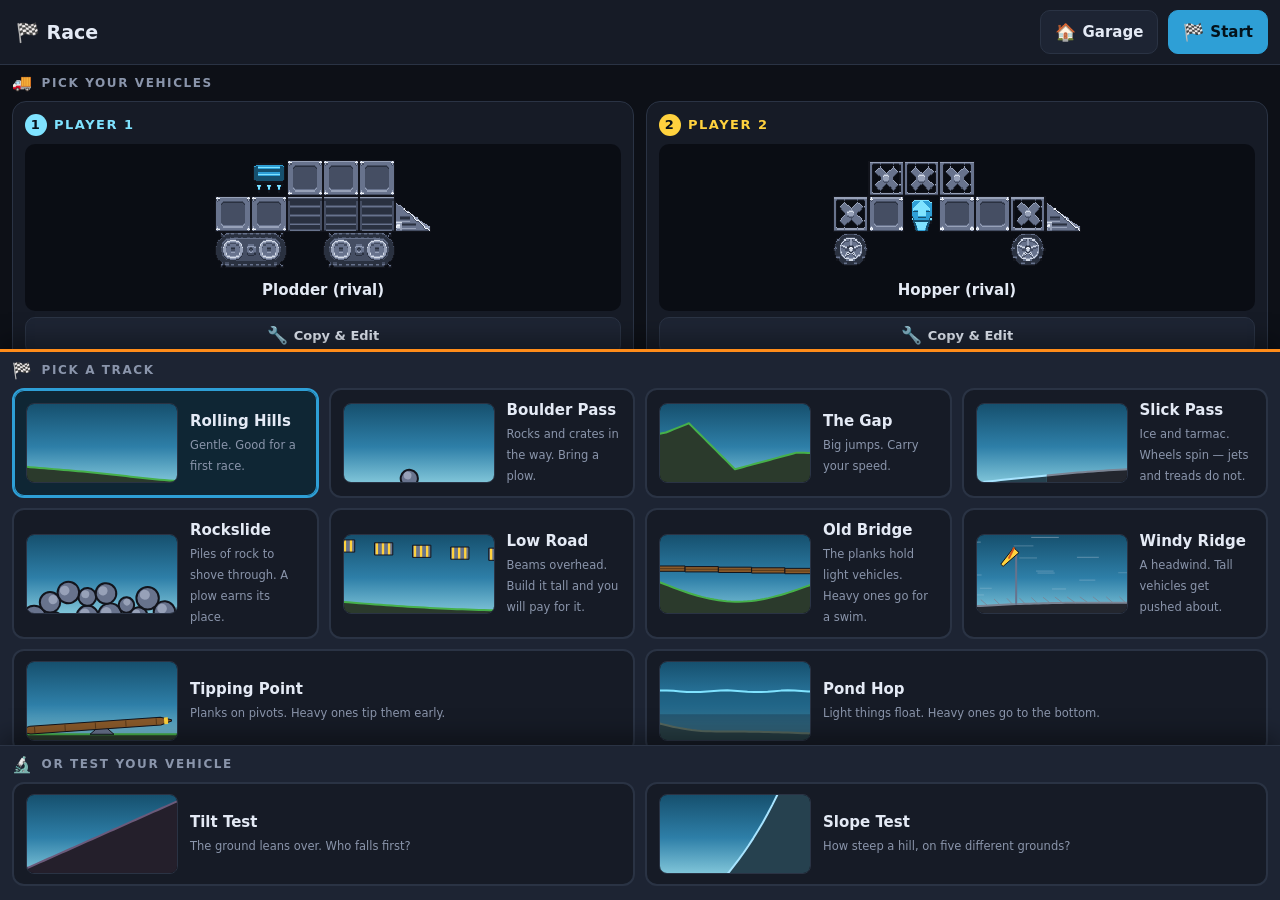
<file: index.html>
<!doctype html>
<html lang="en">
<head>
<meta charset="utf-8">
<meta name="viewport" content="width=device-width,initial-scale=1,maximum-scale=1,user-scalable=no,viewport-fit=cover">
<meta name="theme-color" content="#0d1017">
<title>Vehicle Builder</title>
<!-- Relative, not root-absolute: this ships to a GitHub Pages subpath. -->
<link rel="icon" type="image/png" sizes="32x32" href="./favicon-32.png">
<link rel="icon" type="image/png" sizes="64x64" href="./favicon-64.png">
<link rel="apple-touch-icon" href="./apple-touch-icon.png">
<link rel="stylesheet" href="./src/ui/app.css">
</head>
<body>
<div id="app"></div>
<!-- planck is a UMD build exposing window.planck; loaded before the module graph. -->
<script src="./vendor/planck.min.js"></script>
<script type="module" src="./src/main.js"></script>
</body>
</html>
</file>
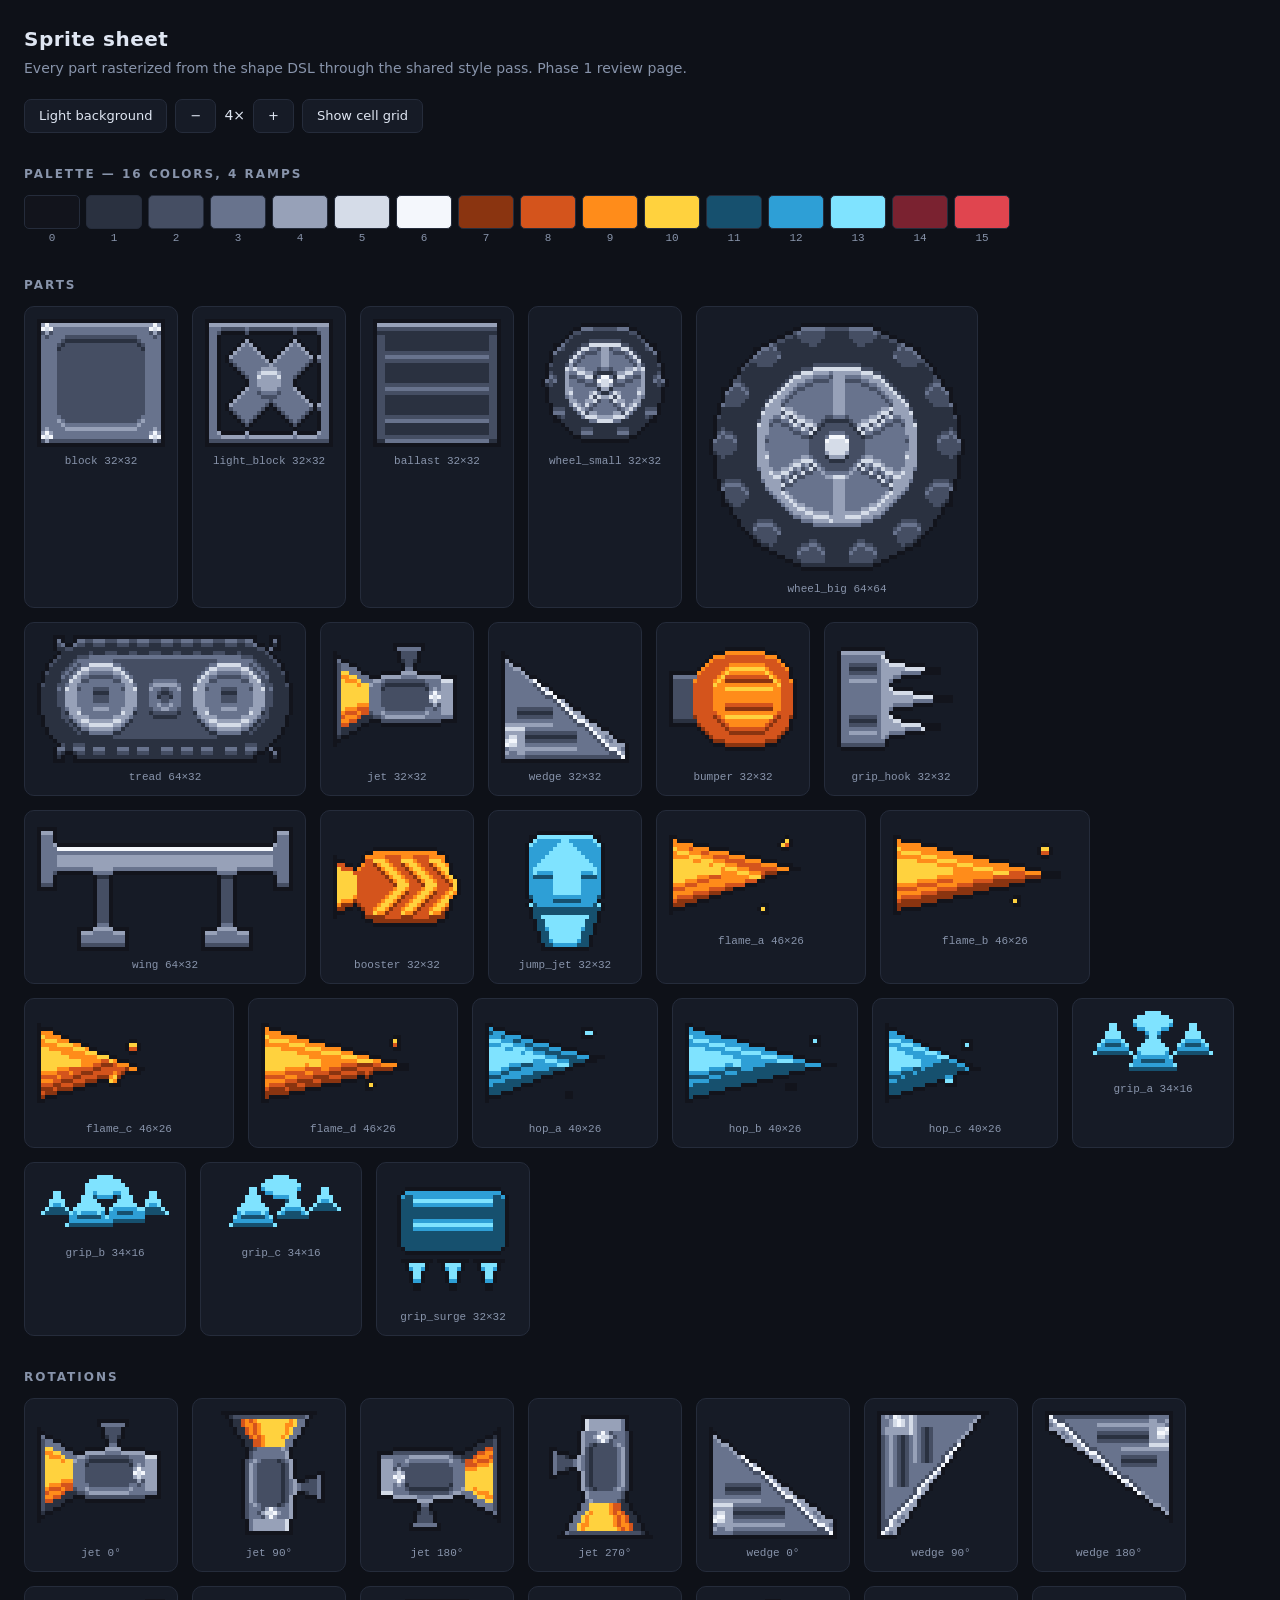
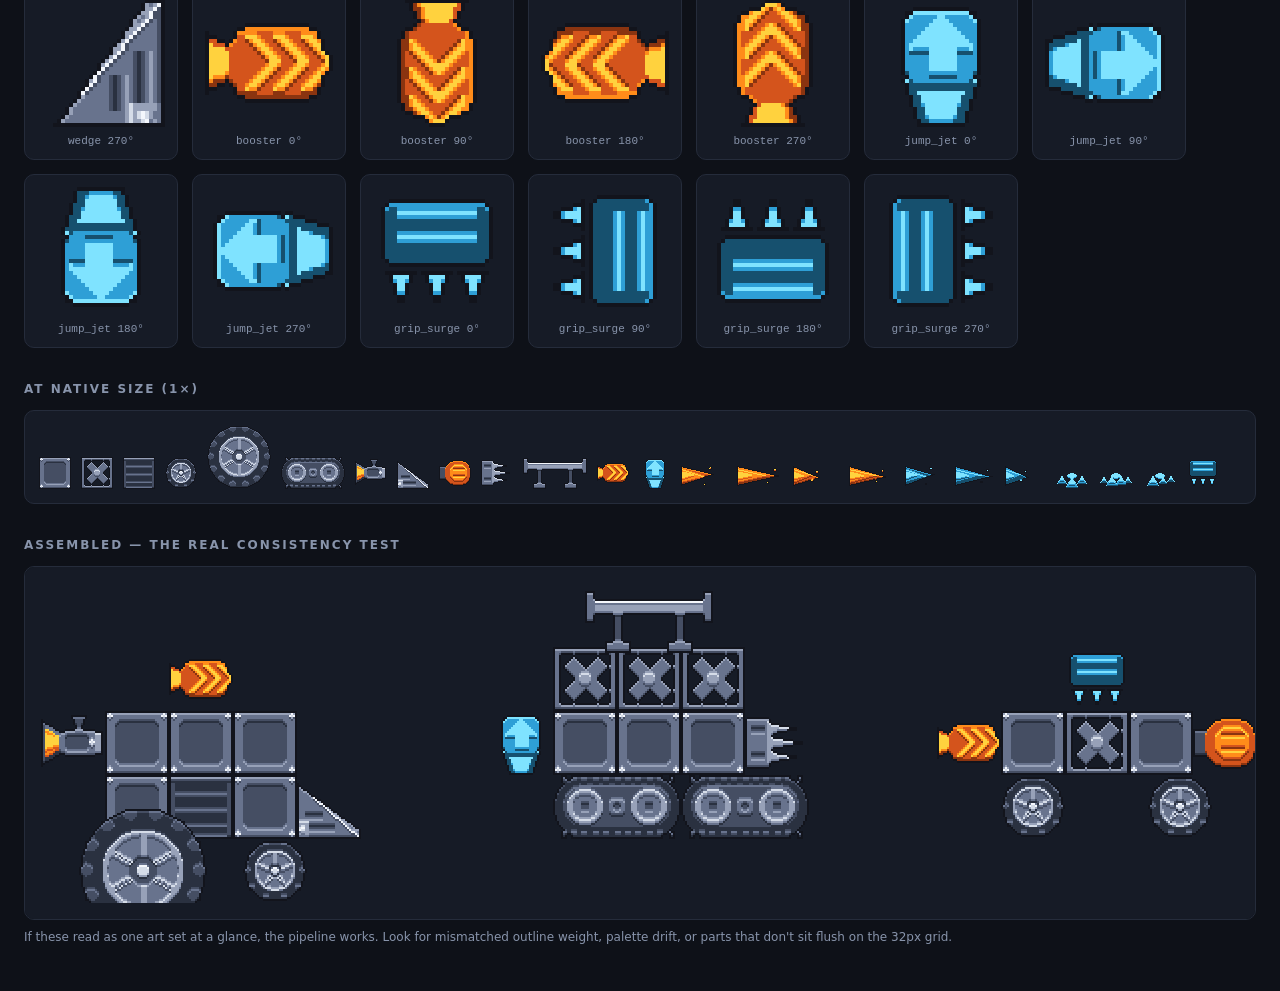
<file: src/art/sheet.html>
<!doctype html>
<meta charset="utf-8">
<meta name="viewport" content="width=device-width,initial-scale=1">
<link rel="icon" type="image/png" sizes="32x32" href="../../favicon-32.png">
<link rel="icon" type="image/png" sizes="64x64" href="../../favicon-64.png">
<link rel="apple-touch-icon" href="../../apple-touch-icon.png">
<title>Sprite sheet — vehicle builder</title>
<style>
  :root { --bg:#0e1118; --panel:#161b26; --line:#252c3b; --text:#dfe6f2; --dim:#8894ab; }
  body.light { --bg:#eef1f6; --panel:#ffffff; --line:#d3dae6; --text:#1a1f2b; --dim:#5b6579; }
  * { box-sizing:border-box; }
  body { margin:0; padding:24px; background:var(--bg); color:var(--text);
         font:14px/1.5 ui-sans-serif,system-ui,-apple-system,sans-serif; }
  h1 { font-size:20px; margin:0 0 4px; letter-spacing:.5px; }
  h2 { font-size:12px; text-transform:uppercase; letter-spacing:2px; color:var(--dim);
       margin:32px 0 12px; font-weight:600; }
  .sub { color:var(--dim); margin:0 0 20px; }
  canvas { image-rendering:pixelated; display:block; }
  .bar { display:flex; gap:8px; align-items:center; flex-wrap:wrap; margin-bottom:8px; }
  button { font:inherit; font-size:13px; padding:6px 14px; border-radius:7px; cursor:pointer;
           background:var(--panel); color:var(--text); border:1px solid var(--line); }
  button.on { background:#2e6fd6; border-color:#2e6fd6; color:#fff; }
  .swatches { display:flex; flex-wrap:wrap; gap:6px; }
  .sw { width:56px; }
  .sw i { display:block; height:34px; border-radius:5px; border:1px solid var(--line); }
  .sw b { display:block; font:11px ui-monospace,monospace; color:var(--dim); font-weight:400;
          text-align:center; padding-top:3px; }
  .grid { display:flex; flex-wrap:wrap; gap:14px; }
  .cell { background:var(--panel); border:1px solid var(--line); border-radius:10px;
          padding:12px; display:flex; flex-direction:column; align-items:center; gap:8px; }
  .cell .name { font:11px ui-monospace,monospace; color:var(--dim); }
  .strip { display:flex; flex-wrap:wrap; gap:10px; align-items:flex-end;
           background:var(--panel); border:1px solid var(--line); border-radius:10px; padding:14px; }
  .stage { background:var(--panel); border:1px solid var(--line); border-radius:10px;
           padding:16px; overflow-x:auto; }
  .note { color:var(--dim); font-size:12px; margin-top:8px; }
</style>
<body>
<h1>Sprite sheet</h1>
<p class="sub">Every part rasterized from the shape DSL through the shared style pass. Phase 1 review page.</p>

<div class="bar">
  <button id="theme">Light background</button>
  <button id="zoomOut">−</button><span id="zoomLabel">4×</span><button id="zoomIn">+</button>
  <button id="gridToggle">Show cell grid</button>
</div>

<h2>Palette — 16 colors, 4 ramps</h2>
<div class="swatches" id="swatches"></div>

<h2>Parts</h2>
<div class="grid" id="parts"></div>

<h2>Rotations</h2>
<div class="grid" id="rots"></div>

<h2>At native size (1×)</h2>
<div class="strip" id="native"></div>

<h2>Assembled — the real consistency test</h2>
<div class="stage"><canvas id="stage"></canvas></div>
<p class="note">If these read as one art set at a glance, the pipeline works. Look for mismatched outline weight, palette drift, or parts that don't sit flush on the 32px grid.</p>

<script type="module">
import { PALETTE } from './palette.js';
import { buildAtlas, spriteCanvas, spriteNames, SPRITES, ROTATABLE } from './atlas.js';

buildAtlas();
let zoom = 4, showGrid = false;

// spriteCanvas returns a CACHED, shared canvas meant for drawImage. Appending
// it to the DOM would move the same node between sections, so this page always
// blits into a fresh canvas of its own.
function displayCanvas(name, turns, scale) {
  const src = spriteCanvas(name, turns, scale);
  const cv = document.createElement('canvas');
  cv.width = src.width; cv.height = src.height;
  cv.getContext('2d').drawImage(src, 0, 0);
  return cv;
}

// -- palette swatches
document.getElementById('swatches').innerHTML = PALETTE.map((hex, i) =>
  `<div class="sw"><i style="background:${hex}"></i><b>${i}</b></div>`).join('');

// -- part tiles
function renderParts() {
  const host = document.getElementById('parts');
  host.innerHTML = '';
  for (const name of spriteNames()) {
    const cell = document.createElement('div');
    cell.className = 'cell';
    cell.appendChild(displayCanvas(name, 0, zoom));
    const label = document.createElement('div');
    label.className = 'name';
    label.textContent = `${name}  ${SPRITES[name].w}×${SPRITES[name].h}`;
    cell.appendChild(label);
    host.appendChild(cell);
  }
}

function renderRots() {
  const host = document.getElementById('rots');
  host.innerHTML = '';
  for (const name of ROTATABLE) {
    for (let t = 0; t < 4; t++) {
      const cell = document.createElement('div');
      cell.className = 'cell';
      cell.appendChild(displayCanvas(name, t, zoom));
      const label = document.createElement('div');
      label.className = 'name';
      label.textContent = `${name} ${t * 90}°`;
      cell.appendChild(label);
      host.appendChild(cell);
    }
  }
}

function renderNative() {
  const host = document.getElementById('native');
  host.innerHTML = '';
  for (const name of spriteNames()) host.appendChild(displayCanvas(name, 0, 1));
}

// -- assembled mockups. Positions are in 32px grid cells.
const CELL = 32;
const VEHICLES = [
  { title: 'rover', parts: [
    ['block', 1, 1], ['block', 2, 1], ['block', 3, 1],
    ['block', 1, 2], ['ballast', 2, 2], ['block', 3, 2],
    ['wedge', 4, 2], ['booster', 2, 0], ['jet', 0, 1],
    ['wheel_big', 0.6, 2.5], ['wheel_small', 3.15, 3.0],
  ]},
  { title: 'crawler', parts: [
    ['light_block', 1, 0], ['light_block', 2, 0], ['light_block', 3, 0],
    ['block', 1, 1], ['block', 2, 1], ['block', 3, 1],
    ['grip_hook', 4, 1], ['wing', 1.5, -0.9], ['jump_jet', 0, 1],
    ['tread', 1, 2], ['tread', 3, 2],
  ]},
  { title: 'racer', parts: [
    ['block', 1, 1], ['light_block', 2, 1], ['block', 3, 1],
    ['bumper', 4, 1], ['grip_surge', 2, 0], ['booster', 0, 1],
    ['wheel_small', 1, 2], ['wheel_small', 3.3, 2],
  ]},
];

function renderStage() {
  const cv = document.getElementById('stage');
  const ctx = cv.getContext('2d');
  const z = 2;  // fixed, so all three vehicles fit side by side
  const colW = 7 * CELL, rowH = 5 * CELL;
  cv.width = colW * VEHICLES.length * z;
  cv.height = rowH * z;
  cv.style.width = cv.width + 'px';
  ctx.imageSmoothingEnabled = false;
  ctx.clearRect(0, 0, cv.width, cv.height);

  if (showGrid) {
    ctx.strokeStyle = 'rgba(127,150,200,.22)';
    ctx.lineWidth = 1;
    for (let x = 0; x <= cv.width; x += CELL * z) {
      ctx.beginPath(); ctx.moveTo(x + .5, 0); ctx.lineTo(x + .5, cv.height); ctx.stroke();
    }
    for (let y = 0; y <= cv.height; y += CELL * z) {
      ctx.beginPath(); ctx.moveTo(0, y + .5); ctx.lineTo(cv.width, y + .5); ctx.stroke();
    }
  }

  VEHICLES.forEach((v, vi) => {
    const ox = vi * colW * z;
    for (const [name, cx, cy] of v.parts) {
      const img = spriteCanvas(name, 0, 1);
      ctx.drawImage(img, 0, 0, img.width, img.height,
        ox + cx * CELL * z, (cy + 1) * CELL * z, img.width * z, img.height * z);
    }
  });
}

function renderAll() {
  document.getElementById('zoomLabel').textContent = zoom + '×';
  renderParts(); renderRots(); renderNative(); renderStage();
}

document.getElementById('zoomIn').onclick = () => { zoom = Math.min(10, zoom + 1); renderAll(); };
document.getElementById('zoomOut').onclick = () => { zoom = Math.max(1, zoom - 1); renderAll(); };
document.getElementById('theme').onclick = (e) => {
  document.body.classList.toggle('light');
  e.target.textContent = document.body.classList.contains('light') ? 'Dark background' : 'Light background';
};
document.getElementById('gridToggle').onclick = (e) => {
  showGrid = !showGrid; e.target.classList.toggle('on', showGrid); renderStage();
};

renderAll();
</script>
</file>
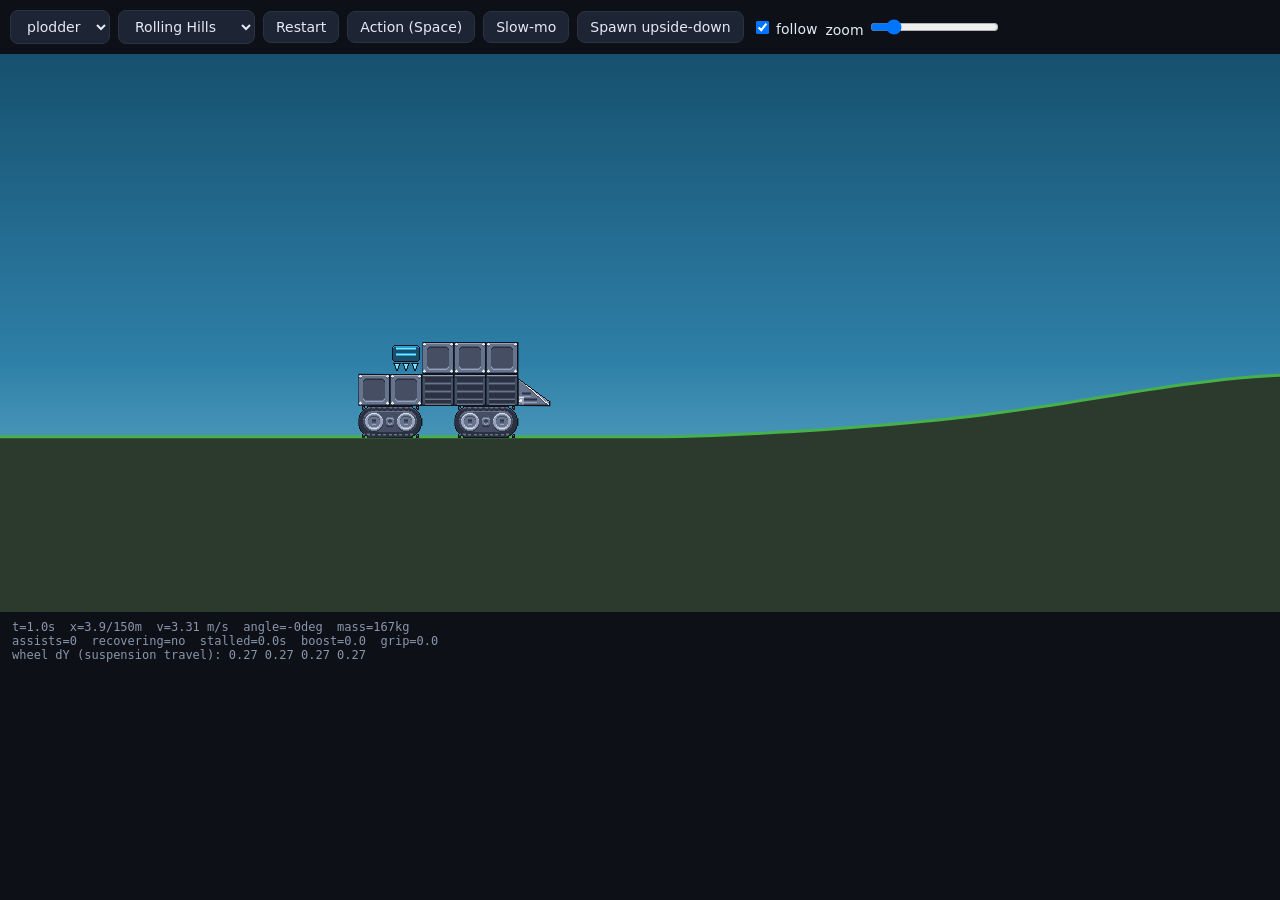
<file: src/game/testbed.html>
<!doctype html>
<meta charset="utf-8">
<meta name="viewport" content="width=device-width,initial-scale=1">
<link rel="icon" type="image/png" sizes="32x32" href="../../favicon-32.png">
<link rel="icon" type="image/png" sizes="64x64" href="../../favicon-64.png">
<link rel="apple-touch-icon" href="../../apple-touch-icon.png">
<title>Physics testbed</title>
<script src="../../vendor/planck.min.js"></script>
<style>
  body { margin:0; background:#0d1017; color:#e4eaf5;
         font:14px ui-sans-serif,system-ui,sans-serif; }
  .bar { display:flex; gap:8px; align-items:center; padding:10px; flex-wrap:wrap; }
  select, button { font:inherit; padding:7px 12px; border-radius:8px;
                   background:#1d2433; color:#e4eaf5; border:1px solid #2a3344; cursor:pointer; }
  button.on { background:#2e9fd6; border-color:#2e9fd6; color:#04121b; }
  canvas { display:block; width:100%; height:62vh; image-rendering:pixelated; background:#000; }
  .hud { padding:8px 12px; font:12px ui-monospace,monospace; color:#8a95ab; white-space:pre; }
</style>
<body>
<div class="bar">
  <select id="veh"></select>
  <select id="trk"></select>
  <button id="restart">Restart</button>
  <button id="action">Action (Space)</button>
  <button id="slow">Slow-mo</button>
  <button id="tip">Spawn upside-down</button>
  <label><input type="checkbox" id="follow" checked> follow</label>
  <label>zoom <input type="range" id="zoom" min="0.5" max="4" step="0.25" value="1"></label>
</div>
<canvas id="cv"></canvas>
<div class="hud" id="hud"></div>

<script type="module">
import * as V from './vehicle.js';
import * as PH from './physics.js';
import * as TR from './track.js';
import { buildAtlas } from '../art/atlas.js';
import { renderView, makeCamera } from '../ui/render.js';

buildAtlas();
const planck = window.planck;
const cv = document.getElementById('cv');
const ctx = cv.getContext('2d');
const cam = makeCamera();

const NAMES = ['plodder', 'hopper', 'spike'];
const vehicles = {};
for (const n of NAMES) {
  vehicles[n] = V.normalize(await (await fetch(`../../starter-vehicles/${n}.json`)).json());
}
document.getElementById('veh').innerHTML = NAMES.map(n => `<option>${n}</option>`).join('');
document.getElementById('trk').innerHTML = TR.TRACKS.map(t => `<option value="${t.id}">${t.name}</option>`).join('');

let world, build, racer, t, slow = false, upside = false;

function reset() {
  const track = TR.getTrack(document.getElementById('trk').value);
  world = PH.createWorld(planck);
  build = TR.buildTrack(planck, world, track);
  const spawn = TR.spawnPoint(track, 3);
  racer = PH.createRacer(planck, world, vehicles[document.getElementById('veh').value], spawn);
  // Without this the wheels never sample a surface, so every track behaves like
  // dirt and any tuning done here is measuring the wrong world entirely.
  racer.track = track;
  if (upside) {
    racer.chassis.setAngle(Math.PI);
    racer.chassis.setPosition(new planck.Vec2(spawn.x, spawn.y + 1.2));
    for (const w of racer.wheels) w.body.setPosition(new planck.Vec2(spawn.x, spawn.y + 1.2));
  }
  t = 0;
  cam.x = spawn.x; cam.y = spawn.y;
}
reset();

function resize() {
  const dpr = Math.min(2, devicePixelRatio || 1);
  cv.width = cv.clientWidth * dpr;
  cv.height = cv.clientHeight * dpr;
  ctx.setTransform(dpr, 0, 0, dpr, 0, 0);
}
new ResizeObserver(resize).observe(cv);
resize();

let acc = 0, last = performance.now();
function frame(now) {
  const real = Math.min(0.1, (now - last) / 1000);
  last = now;
  acc += real * (slow ? 0.25 : 1);
  const dt = 1 / 60;
  while (acc >= dt) {
    PH.updateRacer(racer, dt, { throttle: 1 });
    TR.updateTrack(build, dt, racer);
    world.step(dt);
    acc -= dt; t += dt;
  }

  const p = racer.chassis.getPosition();
  if (document.getElementById('follow').checked) {
    cam.x += (p.x - cam.x) * 0.12;
    cam.y += (p.y - cam.y) * 0.08;
  }
  renderView({ ctx, vw: cv.clientWidth, vh: cv.clientHeight }, cam, build, [racer]);

  const v = racer.chassis.getLinearVelocity();
  const susp = racer.wheels.map(w =>
    ((w.body.getPosition().y - racer.chassis.getPosition().y)).toFixed(2)).join(' ');
  document.getElementById('hud').textContent =
    `t=${t.toFixed(1)}s  x=${p.x.toFixed(1)}/${build.length}m  v=${v.x.toFixed(2)} m/s  ` +
    `angle=${(racer.chassis.getAngle() * 57.3).toFixed(0)}deg  mass=${racer.chassis.getMass().toFixed(0)}kg\n` +
    `assists=${racer.recoveries}  recovering=${racer.recoverFor > 0 ? 'YES' : 'no'}  ` +
    `stalled=${racer.stalledFor.toFixed(1)}s  boost=${racer.boostFor.toFixed(1)}  grip=${racer.gripFor.toFixed(1)}\n` +
    `wheel dY (suspension travel): ${susp}`;
  requestAnimationFrame(frame);
}
requestAnimationFrame(frame);

document.getElementById('zoom').oninput = (e) => {
  cam.zoom = +e.target.value;
  renderView({ ctx, vw: cv.clientWidth, vh: cv.clientHeight }, cam, build, [racer]);
};
document.getElementById('restart').onclick = reset;
document.getElementById('veh').onchange = reset;
document.getElementById('trk').onchange = reset;
document.getElementById('action').onclick = () => PH.fireAction(racer);
document.getElementById('slow').onclick = (e) => { slow = !slow; e.target.classList.toggle('on', slow); };
document.getElementById('tip').onclick = (e) => { upside = !upside; e.target.classList.toggle('on', upside); reset(); };
addEventListener('keydown', (e) => { if (e.code === 'Space') { e.preventDefault(); PH.fireAction(racer); } });
window.__t = () => ({ x: +racer.chassis.getPosition().x.toFixed(2), t: +t.toFixed(2),
  assists: racer.recoveries, angle: +(racer.chassis.getAngle() * 57.3).toFixed(0),
  recovering: racer.recoverFor > 0, vx: +racer.chassis.getLinearVelocity().x.toFixed(2),
  // Reported so it is obvious at a glance whether ground materials are being
  // applied at all -- they silently were not, for a long time.
  surface: racer.surface ? racer.surface.id : null,
  broke: (build.breakables || []).filter((b) => b.gone).length });

// Headless step hook: some embedded browser panes never run requestAnimationFrame,
// so verification drives the sim directly and then renders one frame.
window.__step = (seconds, opts = {}) => {
  const dt = 1 / 60;
  for (let i = 0; i < Math.round(seconds / dt); i++) {
    if (opts.actionAt !== undefined && Math.abs(t - opts.actionAt) < dt) PH.fireAction(racer);
    PH.updateRacer(racer, dt, { throttle: 1 });
    TR.updateTrack(build, dt, racer);
    world.step(dt); t += dt;
  }
  const p2 = racer.chassis.getPosition();
  cam.x = p2.x; cam.y = p2.y;
  renderView({ ctx, vw: cv.clientWidth, vh: cv.clientHeight }, cam, build, [racer]);
  return window.__t();
};
window.__zoom = (z) => { cam.zoom = z; document.getElementById('zoom').value = z; return z; };
window.__reset = (v, tr, ups) => {
  if (v) document.getElementById('veh').value = v;
  if (tr) document.getElementById('trk').value = tr;
  upside = !!ups;
  reset();
  renderView({ ctx, vw: cv.clientWidth, vh: cv.clientHeight }, cam, build, [racer]);
  return window.__t();
};
</script>
</file>
<file: src/ui/app.css>
:root {
  --bg:#0d1017; --panel:#161b26; --panel2:#1d2433; --line:#2a3344;
  --text:#e4eaf5; --dim:#8a95ab; --accent:#2e9fd6; --accent2:#ff8c1a;
  --ok:#46b04a; --warn:#ffd23e; --danger:#e0454f;
  --tap:44px;
}
* { box-sizing:border-box; -webkit-tap-highlight-color:transparent; }
/* Any rule that sets `display` beats the [hidden] attribute, which silently
   left the results overlay and the countdown visible at all times. */
[hidden] { display:none !important; }
html, body { height:100%; margin:0; overscroll-behavior:none; }
body {
  background:var(--bg); color:var(--text);
  font:15px/1.4 ui-rounded,"SF Pro Rounded",ui-sans-serif,system-ui,-apple-system,sans-serif;
  user-select:none; -webkit-user-select:none;
}
#app, .screen { height:100%; }
.screen { display:flex; flex-direction:column; position:relative; }
.spacer { flex:1; }
canvas { display:block; image-rendering:pixelated; }

/* ------------------------------------------------------------- controls */
.btn {
  font:inherit; font-weight:600; color:var(--text); background:var(--panel2);
  border:1px solid var(--line); border-radius:10px; padding:0 14px;
  min-height:var(--tap); min-width:var(--tap); cursor:pointer;
  display:inline-flex; align-items:center; justify-content:center; gap:6px;
  touch-action:manipulation;
}
.btn:active { transform:translateY(1px); }
.btn.primary { background:var(--accent); border-color:var(--accent); color:#04121b; }
.btn.danger  { background:transparent; border-color:#5a2b31; color:#e88; }
.btn.icon    { padding:0; font-size:20px; }
/* Icon inside a labelled button. The player cannot read the label yet, so the
   glyph is the primary affordance and carries most of the visual weight. */
.btn .ico    { font-size:17px; font-weight:400; line-height:1; }
.btn.big .ico { font-size:21px; }
.btn.big     { min-height:56px; font-size:17px; padding:0 26px; }
.btn.name    { background:transparent; border-color:transparent; font-size:17px; max-width:34vw; }
.btn.name em { color:var(--dim); font-style:normal; font-size:13px; }
.btn.name span { overflow:hidden; text-overflow:ellipsis; white-space:nowrap; }

.topbar {
  display:flex; align-items:center; gap:10px; padding:10px 12px;
  background:var(--panel); border-bottom:1px solid var(--line); flex:none;
}
.topbar h1 { font-size:19px; margin:0 4px; }

/* --------------------------------------------------------------- meters */
/* Their own strip under the build plate. Sharing the topbar with the vehicle
   name meant one of the two always lost -- on a phone the name truncated to a
   single letter. */
.meters {
  display:flex; gap:14px; flex:none; padding:7px 12px;
  background:var(--panel); border-top:1px solid var(--line);
}
.meter { display:flex; align-items:center; gap:6px; flex:1; min-width:0; }
.meter b  { font-size:14px; font-weight:400; flex:none; }
.meter em { font-style:normal; font-size:11px; font-weight:700; color:var(--dim);
            letter-spacing:.4px; flex:none; }
.meter i  { display:block; flex:1; min-width:0; height:8px; border-radius:5px;
            background:#0b0e15; border:1px solid var(--line); overflow:hidden; }
.meter s  { display:block; height:100%; width:0; text-decoration:none;
            background:var(--accent); transition:width .18s ease; }
.meter:nth-child(2) s { background:var(--ok); }
.meter:nth-child(3) s { background:var(--warn); }

/* -------------------------------------------------------------- builder */
.stage { flex:1; min-height:0; position:relative; background:#0a0d14; }
.stage canvas { width:100%; height:100%; touch-action:none; }
.warn {
  position:absolute; left:50%; transform:translateX(-50%); top:10px;
  background:rgba(224,69,79,.16); border:1px solid var(--danger); color:#ffc9cd;
  padding:7px 14px; border-radius:9px; font-size:13px; font-weight:600;
  pointer-events:none;
}

.toolbar {
  display:flex; align-items:center; gap:8px; padding:8px 12px;
  background:var(--panel); border-top:1px solid var(--line); flex:none;
}
.tools { display:flex; gap:6px; }
.btn.tool { flex-direction:column; gap:1px; padding:4px 12px; min-height:48px; }
.btn.tool b { font-size:17px; line-height:1; }
.btn.tool span { font-size:10px; font-weight:600; color:var(--dim); letter-spacing:.3px; }
.btn.tool.on { background:var(--accent); border-color:var(--accent); color:#04121b; }
.btn.tool.on span { color:#04121b; }

/* Parts down the left, everything else to the right. */
.bbody { flex:1; min-height:0; display:flex; }
.bmain { flex:1; min-width:0; display:flex; flex-direction:column; }

/* One stack, every part, a heading per group. No tabs: a tab hides three
   quarters of the parts behind a choice the player has to know to make. */
.tray {
  flex:none; width:178px; overflow-y:auto; overscroll-behavior:contain;
  background:var(--panel2); border-right:1px solid var(--line);
  padding:4px 8px 14px; scrollbar-width:thin; -webkit-overflow-scrolling:touch;
}
.trayhead {
  display:flex; align-items:center; gap:6px; padding:12px 2px 6px;
  font-size:12px; font-weight:700; letter-spacing:.5px; color:var(--dim);
  text-transform:uppercase; border-bottom:1px solid var(--line); margin-bottom:8px;
}
.trayhead:first-child { padding-top:6px; }
.trayhead b { font-size:17px; font-weight:400; line-height:1; }
.parts { display:grid; grid-template-columns:repeat(2, 1fr); gap:6px; }
.part {
  background:var(--panel); border:2px solid var(--line);
  border-radius:12px; padding:5px 3px 6px; cursor:pointer; color:var(--dim);
  display:flex; flex-direction:column; align-items:center; gap:2px;
  touch-action:manipulation; font:inherit; min-width:0;
}
.part canvas { width:46px; height:46px; }
.part span { font-size:10px; font-weight:600; text-align:center; line-height:1.15; }
.part.sel { border-color:var(--accent2); background:#241a10; color:var(--text); }

/* iPad landscape and wider: short but wide, so trade a little width for a
   third column and the whole stack fits without scrolling. */
@media (min-width:1000px) {
  .tray { width:250px; }
  .parts { grid-template-columns:repeat(3, 1fr); }
}

/* --------------------------------------------------------------- garage */
.garage { overflow:hidden; }
.storage-note {
  padding:9px 14px; font-size:12.5px; color:var(--dim);
  background:var(--panel2); border-bottom:1px solid var(--line); flex:none;
}
.storage-note.ok   { color:#9ad9a0; }
.storage-note.warn { color:#ffd8a0; background:#2a1f12; }
.cards {
  flex:1; min-height:0; overflow-y:auto; padding:16px;
  display:grid; gap:14px; grid-template-columns:repeat(auto-fill,minmax(238px,1fr));
  align-content:start;
}
.card { background:var(--panel); border:1px solid var(--line); border-radius:14px; padding:12px; }
.card .thumb {
  background:#0a0d14; border-radius:10px; height:130px; margin-bottom:10px;
  display:flex; align-items:center; justify-content:center; overflow:hidden;
  /* A button, so tapping the picture edits -- the obvious thing to try for a
     player who cannot read the Edit label underneath. */
  width:100%; padding:0; border:2px solid transparent; cursor:pointer;
  font:inherit; color:inherit;
}
.card .thumb:hover, .card .thumb:focus-visible { border-color:var(--line); }
.card .cname { font-weight:700; font-size:16px; margin-bottom:8px; }
.cbars { display:flex; flex-direction:column; gap:3px; margin-bottom:11px; }
.cbars i { display:block; height:6px; border-radius:4px; background:#0b0e15; overflow:hidden; }
.cbars s { display:block; height:100%; text-decoration:none; background:var(--accent); }
.cbars s.g { background:var(--ok); } .cbars s.w { background:var(--warn); }
.crow { display:flex; gap:6px; }
.crow .btn { flex:1; font-size:13px; padding:0 6px; min-height:38px; }
.empty {
  grid-column:1/-1; text-align:center; padding:60px 20px; color:var(--dim);
}
.empty p { margin:0 0 18px; font-size:16px; }

/* ---------------------------------------------------------------- toast */
.toast {
  position:absolute; left:50%; bottom:26px; transform:translate(-50%,14px);
  background:#0b111c; border:1px solid var(--line); border-left:4px solid var(--ok);
  color:var(--text); padding:11px 18px; border-radius:10px; font-size:14px;
  font-weight:600; opacity:0; transition:opacity .2s, transform .2s;
  max-width:88vw; text-align:center; z-index:20; pointer-events:none;
}
.toast.warn { border-left-color:var(--warn); }
.toast.in { opacity:1; transform:translate(-50%,0); }

/* Portrait phones: shrink the chrome so the build plate keeps the space. */
@media (max-width:560px) {
  .topbar { padding:7px 8px; gap:6px; }
  .topbar h1 { font-size:17px; }
  .btn { padding:0 10px; }
  .btn.name { flex:1 1 auto; min-width:0; max-width:none; }
  .cards { grid-template-columns:1fr; padding:12px; }

  /* Icon-only tools and no zoom buttons: eight controls do not fit across a
     phone, and pinch-to-zoom already covers what -/+ were for. */
  .btn.tool span { display:none; }
  .btn.tool { padding:0 13px; min-height:44px; }
  .btn.tool b { font-size:19px; }
  [data-act="zoomin"], [data-act="zoomout"] { display:none; }

  .meters { gap:9px; padding:6px 10px; }
  .meter em { display:none; }
  .meter i { height:7px; }

  /* The toolbar now shares its width with the parts tray, so it has 291px
     instead of the whole screen; at full size it needed 311 and pushed the page
     sideways. Slightly narrower buttons, still comfortably thumb-sized. */
  .toolbar { padding:7px 6px; gap:4px; }
  .toolbar .tools { gap:4px; }
  .toolbar .btn.tool { padding:0 9px; min-width:40px; }
  .toolbar .btn.icon { min-width:40px; width:40px; }
  /* One column of parts on a phone: the build plate needs the width more
     than the tray does, and a vertical stack scrolls easily with a thumb. */
  .tray { width:84px; padding:2px 6px 12px; }
  .trayhead { justify-content:center; padding:10px 0 5px; }
  .trayhead span { display:none; }     /* icon alone at phone width */
  .trayhead b { font-size:20px; }
  .parts { grid-template-columns:1fr; gap:5px; }
  .part canvas { width:40px; height:40px; }
}

/* ==================================================================== race */
.race { position:relative; background:#000; }
.race canvas { width:100%; height:100%; touch-action:none; }
.race .racechrome {
  /* Bottom centre: the top centre sits on the divider and covers P2's
     nameplate, and the corners belong to the action buttons. Two 46px buttons
     plus a gap is 100px, which clears both action buttons in either
     orientation, and a mis-tap only toggles a visual. */
  position:absolute; bottom:14px; left:50%; transform:translateX(-50%);
  z-index:12; display:flex; gap:8px;
}
.race .racechrome .btn.icon {
  position:static; transform:none;
  background:rgba(13,16,23,.82); width:46px; height:38px;
  min-height:38px; min-width:46px;
}
.race .btn.sci { opacity:.6; }
.race .btn.sci.on { opacity:1; outline:2px solid #4aa8e0; }

.bigmsg {
  position:absolute; inset:0; display:flex; align-items:center; justify-content:center;
  font-size:clamp(64px,16vw,150px); font-weight:800; color:#fff; z-index:11;
  text-shadow:0 6px 0 rgba(0,0,0,.45); pointer-events:none;
  animation:pop .35s ease-out;
}
@keyframes pop { from { transform:scale(1.5); opacity:0 } to { transform:scale(1); opacity:1 } }

/* One big button per player, in the corner nearest that player's thumb. */
.actionBtn {
  position:absolute; z-index:12; width:88px; height:88px; border-radius:50%;
  border:4px solid #3a4257; background:#1d2433; color:#6b7690;
  font:800 34px ui-rounded,system-ui,sans-serif; cursor:pointer;
  display:flex; align-items:center; justify-content:center;
  touch-action:manipulation; -webkit-tap-highlight-color:transparent;
  transition:transform .08s, background .15s, border-color .15s;
}
.actionBtn .ring {
  position:absolute; inset:-4px; border-radius:50%; pointer-events:none;
  background:conic-gradient(rgba(0,0,0,.55) calc(var(--cd,0) * 360deg), transparent 0);
}
.actionBtn.ready { background:#ff8c1a; border-color:#ffd23e; color:#2a1400;
                   box-shadow:0 0 22px rgba(255,140,26,.55); }
.actionBtn.ready:active { transform:scale(.92); }
.actionBtn.none { opacity:.28; }
.actionBtn.p1 { left:16px; bottom:16px; }
.actionBtn.p2 { right:16px; bottom:16px; }
.race.stacked .actionBtn.p1 { left:16px; top:calc(50% - 104px); bottom:auto; }
.race.stacked .actionBtn.p2 { right:16px; bottom:16px; }

.results {
  position:absolute; inset:0; z-index:20; display:flex; flex-direction:column;
  align-items:center; justify-content:center; gap:14px; padding:24px;
  background:rgba(8,11,18,.86); backdrop-filter:blur(3px); text-align:center;
}
.results h2 { margin:0; font-size:clamp(24px,6vw,40px); color:#ffd23e;
              text-shadow:0 4px 0 rgba(0,0,0,.4); }
.rrow { display:flex; gap:10px; align-items:center; justify-content:center;
        font-size:16px; padding:5px 0; }
.rrow b { color:#7fe3ff; }
.rrow span { color:#8a95ab; }
.rbtns { display:flex; gap:10px; flex-wrap:wrap; justify-content:center; margin-top:8px; }

/* ================================================================== select */
.select { overflow:hidden; }
.selBody {
  flex:1; min-height:0; padding:10px 12px 12px; overflow-y:auto;
}
.pickers { display:grid; grid-template-columns:1fr 1fr; gap:12px; }

/* Section label. The two halves of this screen ask different questions, so
   they get different grounds, their own headings and a hard rule between. */
.secHead {
  display:flex; align-items:center; gap:8px; margin:0 0 9px;
  font-size:12px; font-weight:800; letter-spacing:1.6px; text-transform:uppercase;
  color:var(--dim);
}
.secHead b { font-size:16px; font-weight:400; line-height:1; }

.trackSection {
  flex:none; max-height:44vh; overflow-y:auto;
  padding:10px 12px 14px;
  background:var(--panel2);
  border-top:3px solid var(--accent2);
  box-shadow:0 -10px 22px rgba(0,0,0,.34);
}
.picker { background:var(--panel); border:1px solid var(--line); border-radius:14px;
          padding:12px; display:flex; flex-direction:column; min-height:0; }
.phead { font-weight:800; font-size:13px; letter-spacing:1.5px; text-transform:uppercase;
         margin-bottom:8px; }
.phead { display:flex; align-items:center; gap:7px; }
/* A numeral reads long before a word does. */
.phead i {
  font-style:normal; font-size:13px; font-weight:800; width:22px; height:22px;
  border-radius:50%; display:flex; align-items:center; justify-content:center;
  color:#08111a;
}
.phead.p1 { color:#7fe3ff; } .phead.p1 i { background:#7fe3ff; }
.phead.p2 { color:#ffd23e; } .phead.p2 i { background:#ffd23e; }
.chosen { background:#0a0d14; border-radius:10px; padding:8px; margin-bottom:10px;
          display:flex; flex-direction:column; align-items:center;
          width:100%; border:2px solid transparent; cursor:pointer;
          font:inherit; color:inherit; }
.chosen:hover, .chosen:focus-visible { border-color:var(--line); }
.chosen .cname { font-weight:700; margin-top:6px; }
.chosenActions { display:flex; gap:8px; margin:-4px 0 10px; }
.chosenActions .btn { flex:1; min-height:38px; font-size:13px; }

/* "Build a new one" sits in the same row as the vehicles it will join, so it
   reads as one more option rather than a separate mode. */
.addChip {
  border-style:dashed; border-color:#3e4a63; justify-content:center;
}
.addChip i {
  font-style:normal; font-size:26px; line-height:1; color:var(--accent);
  width:48px; height:48px; display:flex; align-items:center; justify-content:center;
}
.addChip:hover, .addChip:active { border-color:var(--accent); color:var(--text); }
/* Wrap like text. A single scrolling row hid most of the garage behind a
   sideways swipe once there were more than a handful of vehicles. */
.choices {
  /* Sized by content so it grows as it wraps; .selBody does the scrolling.
     Giving this flex:1 1 auto + min-height:0 collapsed it to 4px, because the
     picker's height comes from its content and there was nothing to fill. */
  display:flex; flex-wrap:wrap; align-content:flex-start; gap:8px;
  padding-bottom:4px;
}
.vchip {
  flex:none; width:88px; background:var(--panel2); border:2px solid var(--line);
  border-radius:10px; padding:5px; cursor:pointer; color:var(--dim);
  display:flex; flex-direction:column; align-items:center; gap:3px;
  font:600 10px ui-rounded,system-ui,sans-serif; touch-action:manipulation;
}
.vchip.sel { border-color:var(--accent2); color:var(--text); background:#241a10; }
.vchip span { white-space:nowrap; overflow:hidden; text-overflow:ellipsis; max-width:100%; }

/* Wrap like text. Seven tracks in one scrolling row hid most of them behind a
   sideways swipe -- the same trap the vehicle picker fell into. */
.tracks { display:flex; flex-wrap:wrap; align-content:flex-start; gap:10px; }
.trackChip {
  flex:1 1 284px; min-width:250px; text-align:left; padding:10px 12px; cursor:pointer;
  background:var(--panel); border:2px solid var(--line); border-radius:12px;
  color:var(--dim); font:inherit; touch-action:manipulation;
  display:flex; align-items:center; gap:12px;
}
.trackChip .tprofile { flex:none; display:block; line-height:0; overflow:hidden;
                       background:#0a0d14; border-radius:8px; border:1px solid var(--line); }
.trackChip .tprofile canvas { display:block; image-rendering:pixelated; }
.trackChip .tmeta { display:block; min-width:0; }
.trackChip b { display:block; color:var(--text); font-size:15px; margin-bottom:2px; }
.trackChip .tmeta span { font-size:11.5px; }
.trackChip.on { border-color:var(--accent); background:#0f2634;
                box-shadow:0 0 0 1px var(--accent) inset; }

.empty .hint { margin-top:14px; font-size:13px; }

@media (max-width:700px) {
  .pickers { grid-template-columns:1fr; }
  .trackSection { max-height:50vh; }
  .actionBtn { width:74px; height:74px; font-size:29px; }
  .trackChip { flex:1 1 100%; min-width:0; }
}

/* Tilt gauge: an angle, so it gets a protractor rather than a bar. Fixed width
   because a wedge cannot stretch the way a meter bar can. */
.meter.tilt { flex:none; }
.meter.tilt canvas { display:block; flex:none; }

/* Test-rig results: a protractor or a row of ground-coloured bars, so the
   comparison between the two players is a shape rather than a number. */
.rrow.trow { align-items:center; gap:10px; }
.rrow .tname { flex:1; min-width:0; overflow:hidden; text-overflow:ellipsis; }
.tres { display:flex; align-items:center; gap:8px; }
.tres canvas { display:block; }
.tmedal { font-size:22px; }
.tbars { display:flex; align-items:flex-end; gap:5px; height:78px;
         padding-bottom:3px; border-bottom:2px solid var(--line); }
.tbar { position:relative; width:21px; height:100%; border-radius:3px;
        overflow:hidden; outline:1px solid #12141c; }
.tbar i { position:absolute; left:0; right:0; bottom:0; display:block; }

/* The test rigs get their own band. They are not races, and dropping them into
   the race list would quietly change what the Start button means. */
.testSection { border-top:1px solid var(--line); }
.testSection .secHead b { filter:hue-rotate(-25deg); }
</file>
